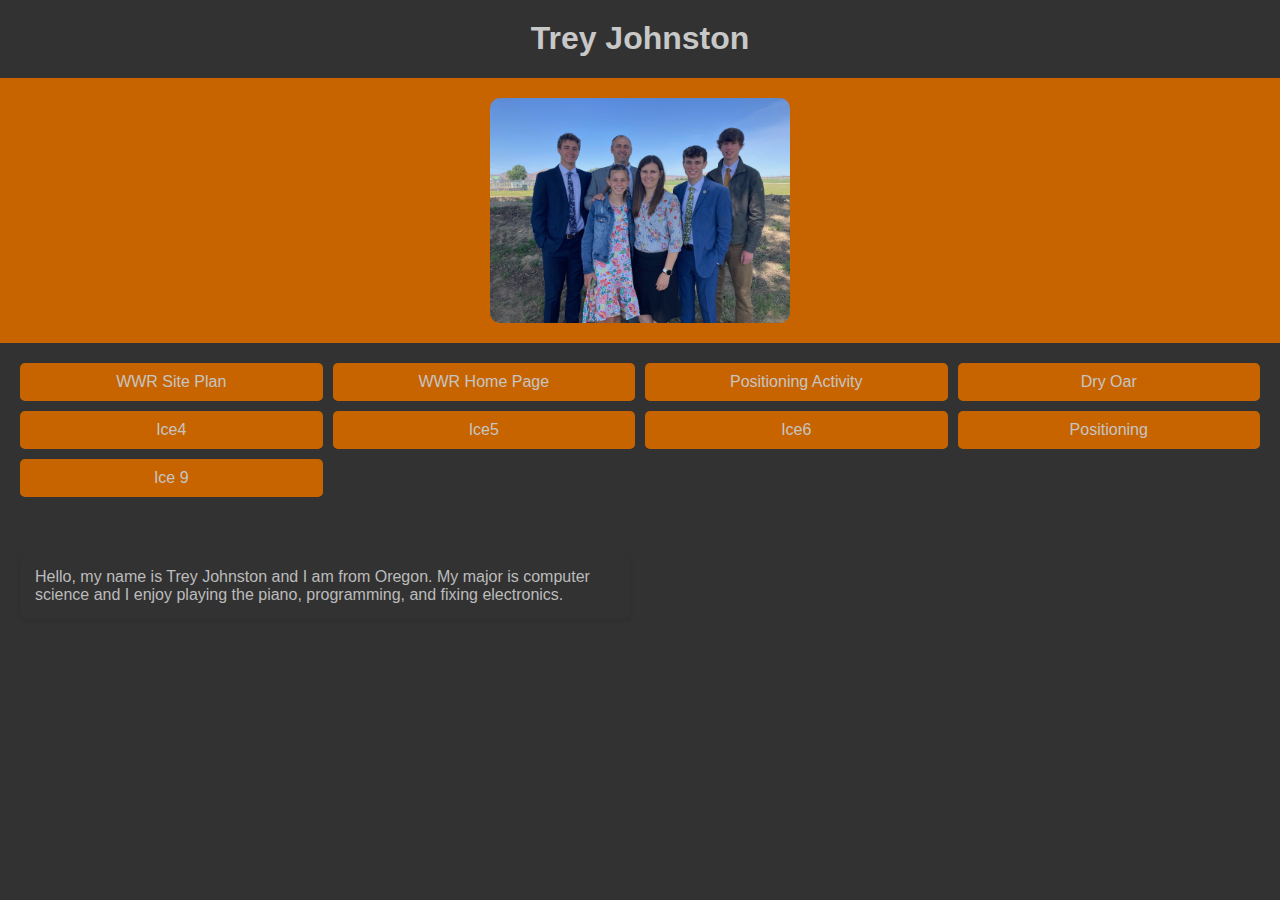
<file: index.html>
<!DOCTYPE html>
<html lang="en">
<head>
    <meta charset="UTF-8">
    <meta name="viewport" content="width=device-width, initial-scale=1.0">
    <title>Trey Johnston Website</title>
    <link rel="stylesheet" href="styles.css">
</head>
<body>
    <h1>Trey Johnston</h1>

    <header>
        <img src="trey and his family.jpg" alt="Trey And His Family" width="300" height="200" />
    </header>

    <nav>
        <a href="wwr/site-plan-rafting.html">WWR Site Plan</a>
        <a href="wwr/">WWR Home Page</a>
        <a href="positioning/positioning.html">Positioning Activity</a>
        <a href="wwr/dryoar.html">Dry Oar</a>
        <a href="ice/ice4/ice4.html">Ice4</a>
        <a href="ice/ice5/ice5.html">Ice5</a>
        <a href="ice/ice6/ice6.html">Ice6</a>
        <a href="positioning.html">Positioning</a>
        <a href="ice/ice9/ice9.html">Ice 9</a>
    </nav>

    <main>
        <p>Hello, my name is Trey Johnston and I am from Oregon. My major is computer science and I enjoy playing the piano, programming, and fixing electronics.</p>
    </main>
</body>
</html>
</file>
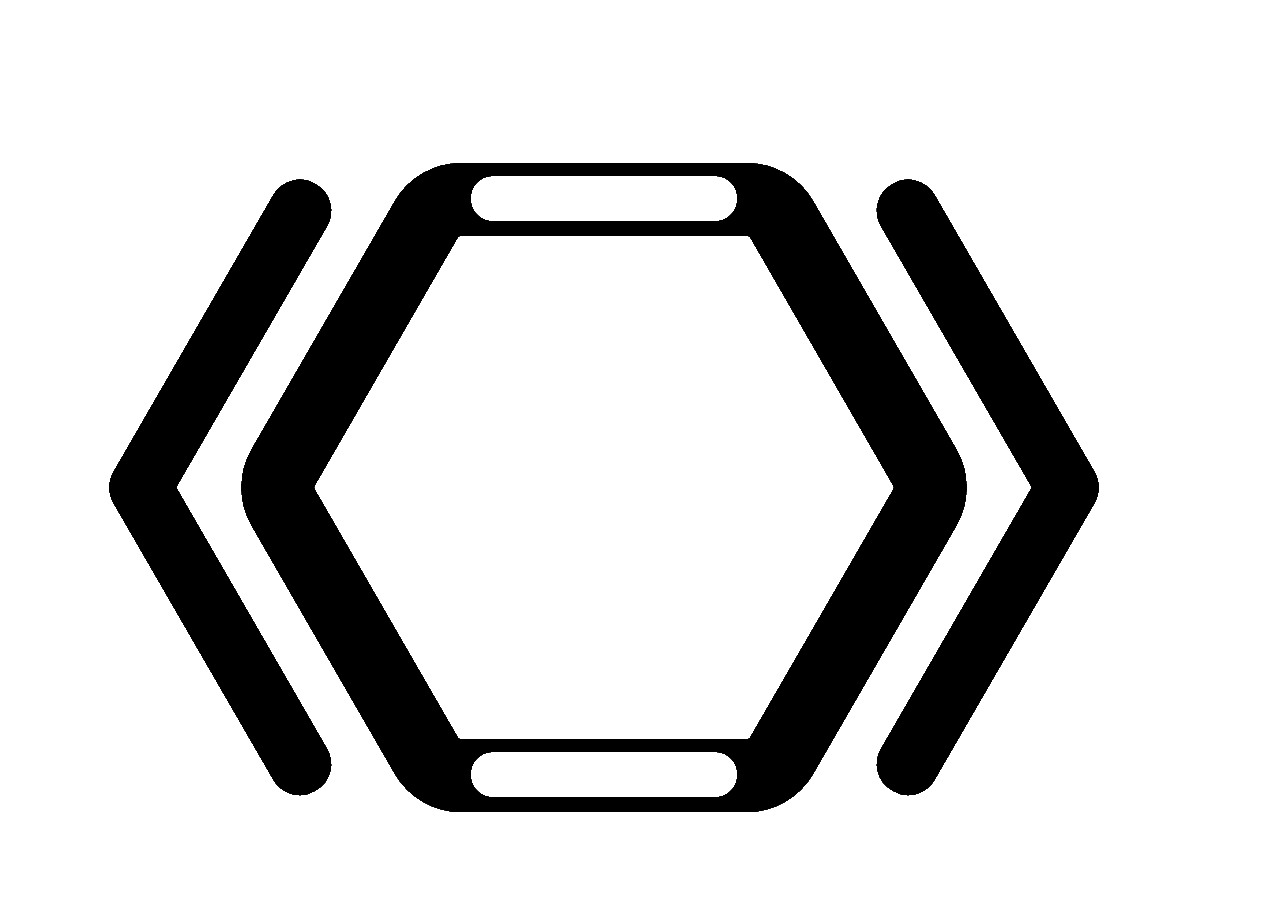
<file: axis/index.html>
<!DOCTYPE html>
<html lang="en">
<head>
    <meta charset="UTF-8">
    <meta name="viewport" content="width=device-width, initial-scale=1.0">
    <title>Document</title>
    <a href="8.8.8.8">
</head>
<body>
    <header>
        <img src="AXIS TECH.png" alt="axis tech logo">
    </header>
    
</body>
</html>
</file>
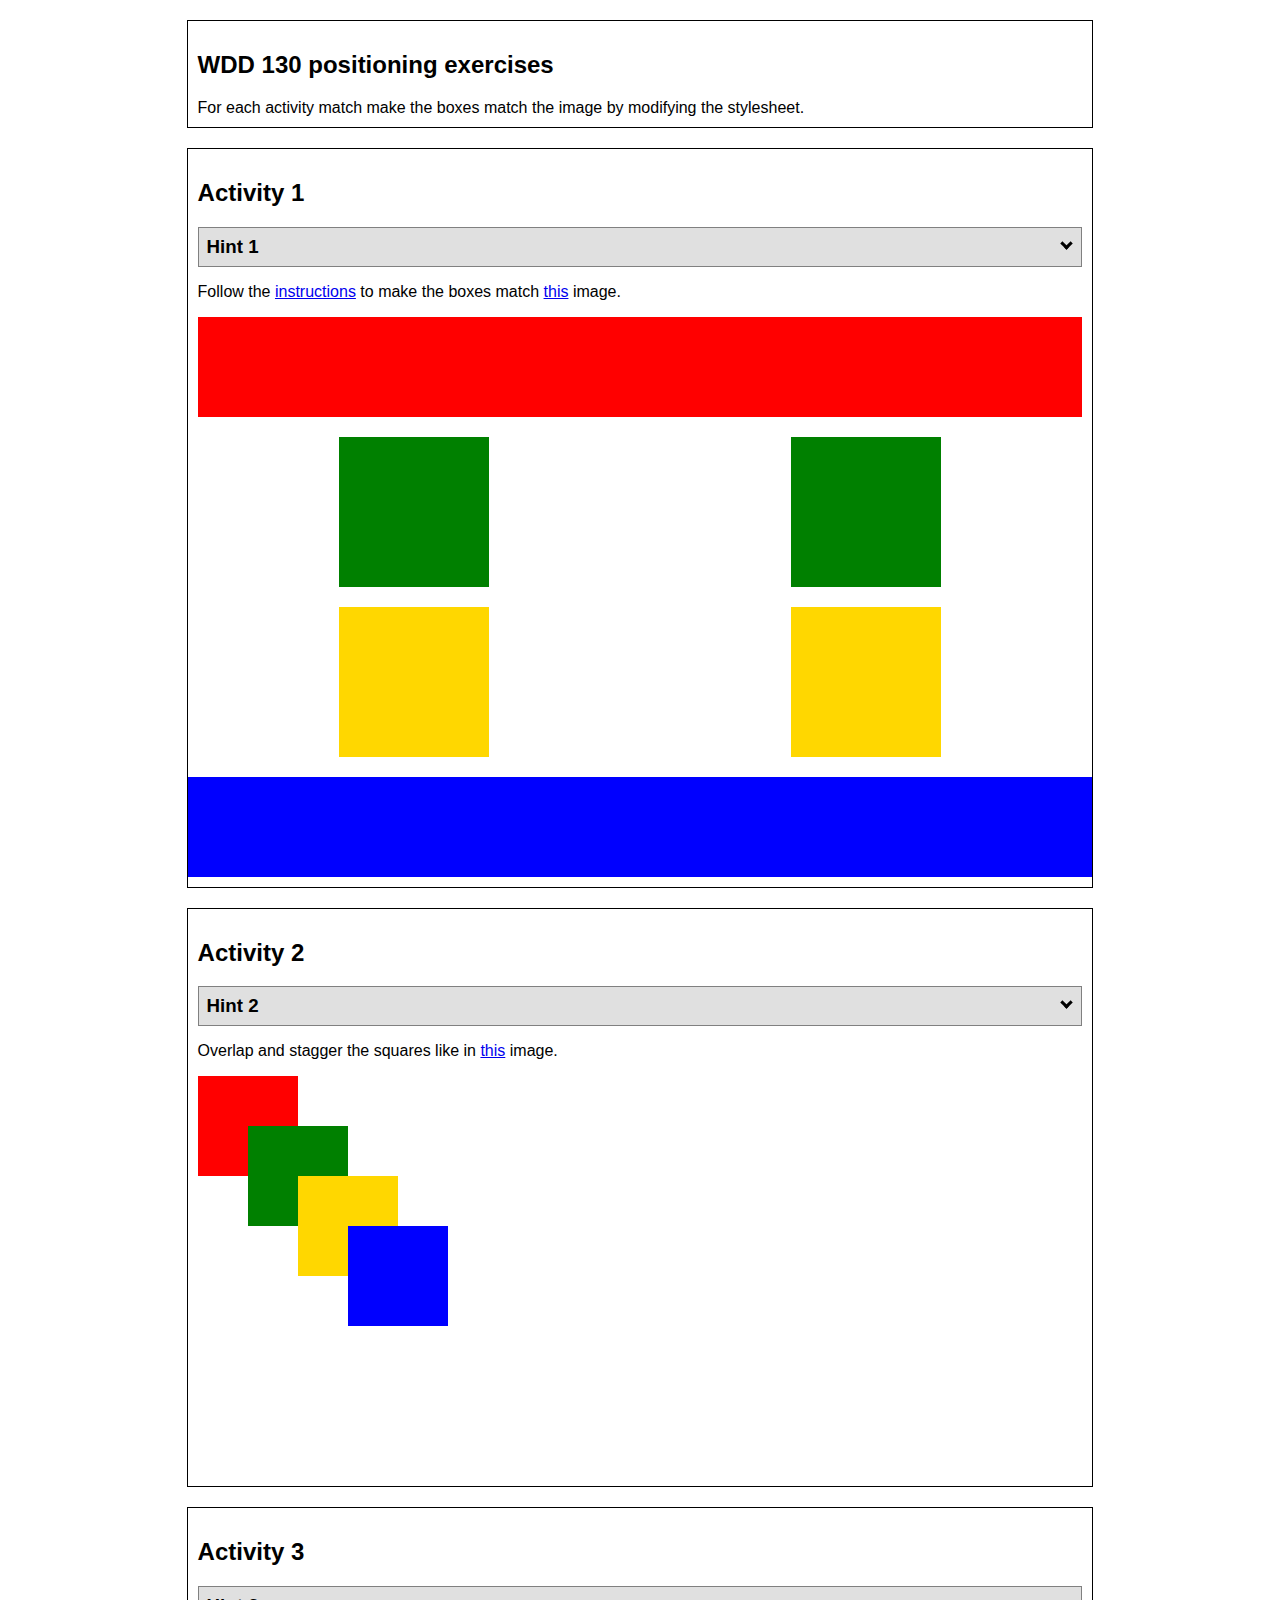
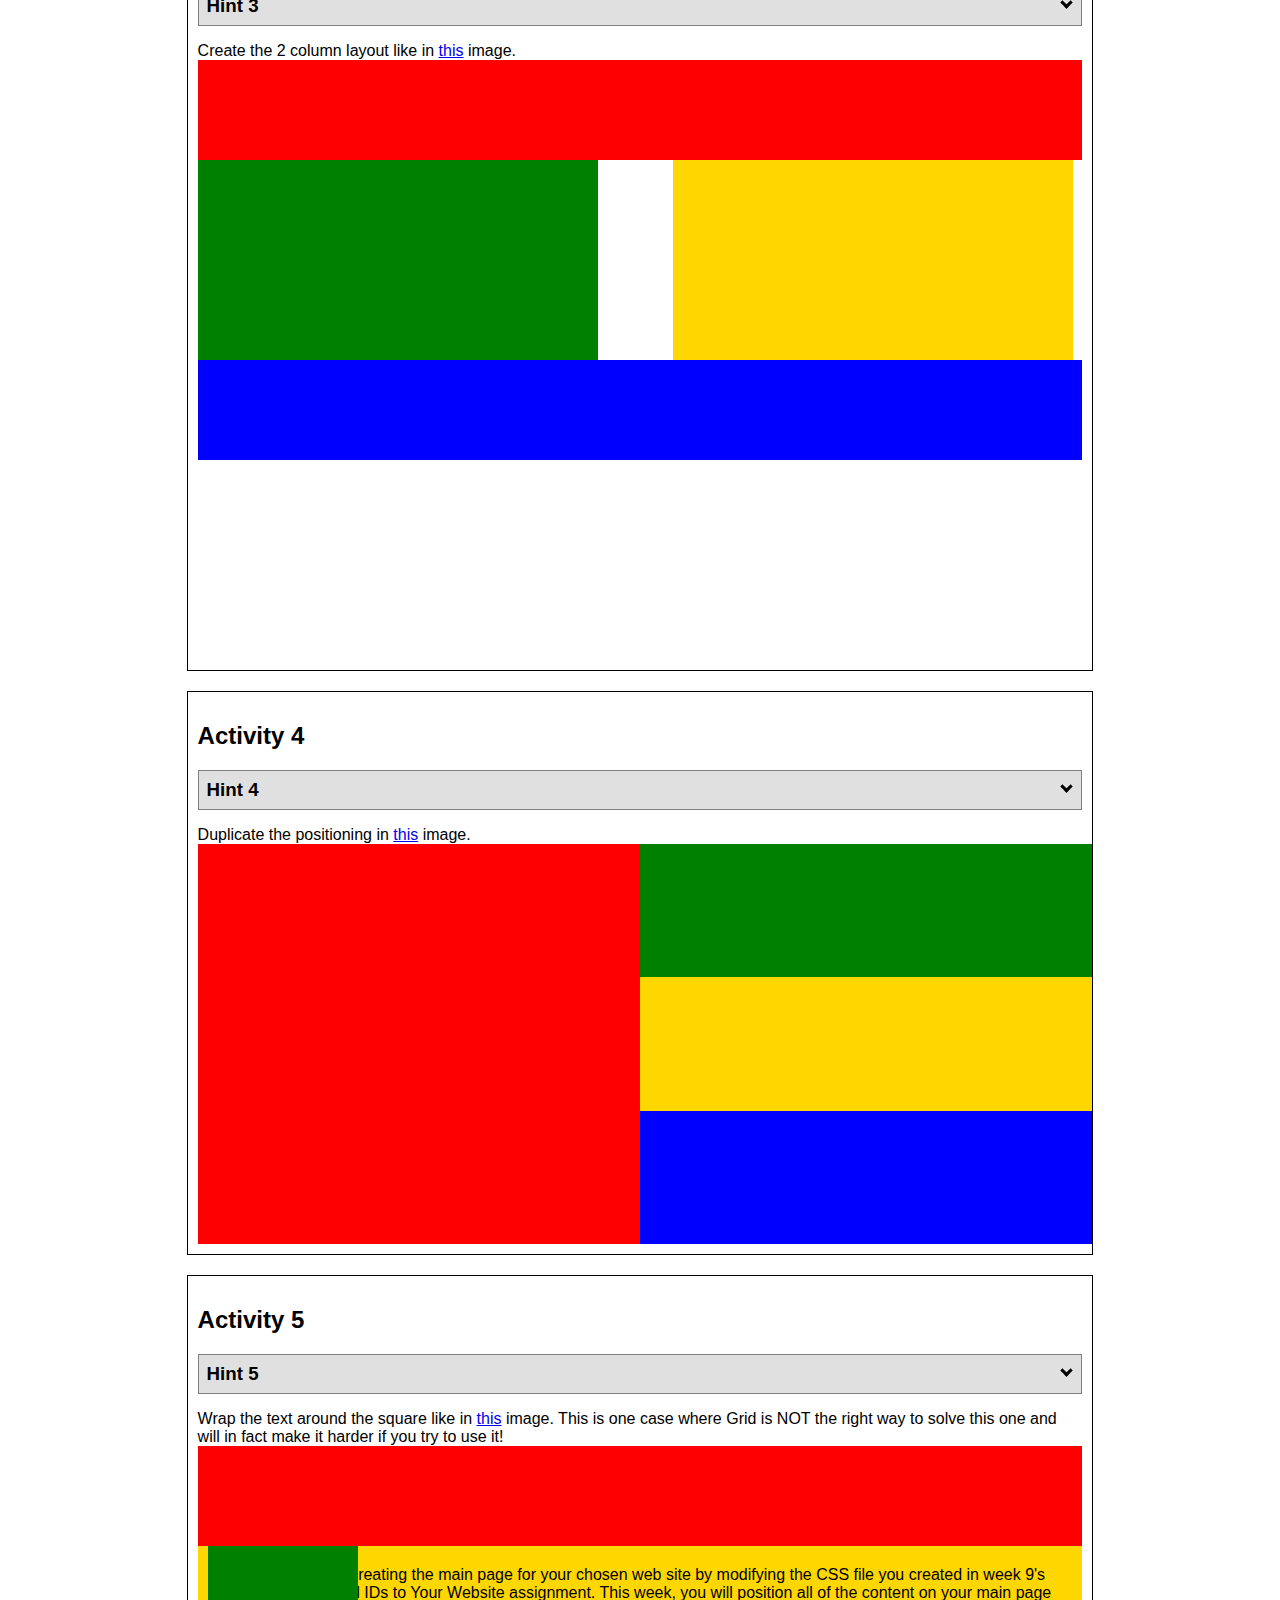
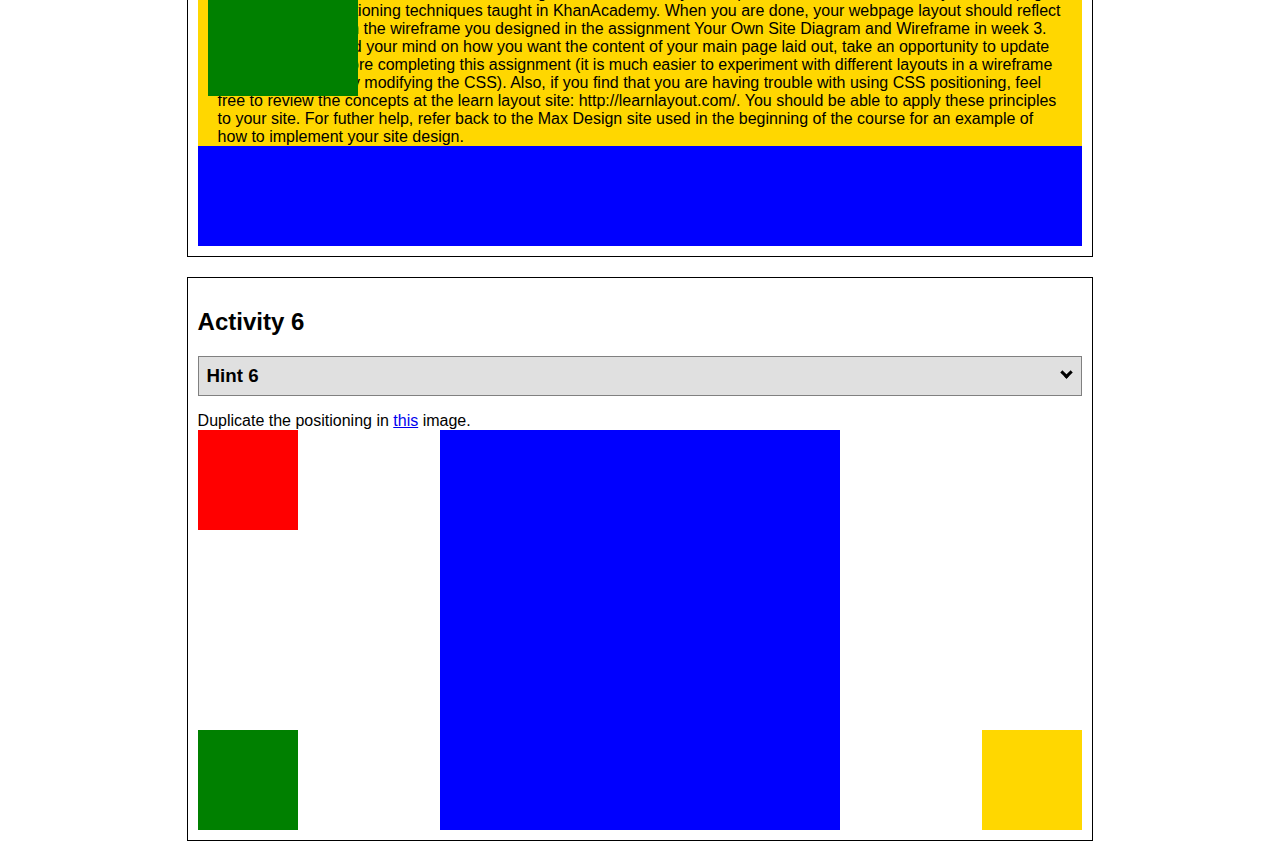
<file: positioning.html>
<!DOCTYPE html>
<html lang="en">
  <head>
    <!-- HTML - Name: positioning.html -->
    <title>Positioning Activity</title>
    <link rel="stylesheet" type="text/css" href="positionstyles.css" />
  </head>
  <body> 
    <div class="activity">
      <h2>WDD 130 positioning exercises</h2>
      For each activity match make the boxes match the image by modifying the stylesheet.</div>
    <div class="activity">
      <h2>Activity 1</h2>
      <section class="hint"><input type="checkbox" ><i></i> <h3>Hint 1</h3><div><p>Check out the <a href="https://byui-wdd.github.io/wdd130/activities/w06-css-positioning.html" target="_blank">activity instructions</a> in Ilearn!</p></div></section>
      <p>Follow the <a href="https://byui-wdd.github.io/wdd130/activities/w06-css-positioning.html" target="_blank">instructions</a> to make the boxes match  <a href="https://byui-wdd.github.io/wdd130/images/example1.png" target="_blank">this</a> image.</p>
      <div class="content1" >
        <div class="red1" ></div>
        <div class="green1" ></div>
        <div class="green1" ></div>
        <div class="yellow1"></div>
        <div class="yellow1"></div>
        <div class="blue1"></div>
      </div>
    </div>
    <div class="activity">
      <h2>Activity 2</h2>
      <section class="hint"><input type="checkbox" > <h3>Hint 2</h3><i></i><div>
      <ul>
      <li>grid-template-columns: 50px 50px 50px 50px 50px </li></ul></div></section>
      <p>Overlap and stagger the squares like in <a href="https://byui-wdd.github.io/wdd130/images/example2.png" target="_blank">this</a> image.</p>
      <div class="content2" >
        <div class="red2" ></div>
        <div class="green2" ></div>
        <div class="yellow2"></div>
        <div class="blue2"></div>
      </div>
    </div>
    <div class="activity">
      <h2>Activity 3</h2>
      <section class="hint"><input type="checkbox" > <h3>Hint 3</h3><i></i><div><p>This one is going to be best solved with CSS Grid. Remember to make the boxes the right width first...then start moving them around. </p><h4>Properties used:</h4><ul><li>display:grid;</li><li>grid-template-columns:</li><li>grid-column-gap:</li>
        <li>grid-column:</li>  </ul></div></section>
      Create the 2 column layout like in <a href="https://byui-wdd.github.io/wdd130/images/example3.png" target="_blank">this</a>  image.
      <div class="content3" >
        <div class="red3" ></div>
        <div class="green3" ></div>
        <div class="yellow3"></div>
        <div class="blue3"></div>
      </div>
    </div>
    <div class="activity">
      <h2>Activity 4</h2>
      <section class="hint"><input type="checkbox" > <h3>Hint 4</h3><i></i><div><p>For the others we have been primarily concerned with width. For this one you will need to adjust height as well. </p><h4>Properties used:</h4><ul><li>display:grid;</li><li>grid-template-columns:</li><li>grid-row:</li></ul></div></section>
      Duplicate the positioning in <a href="https://byui-wdd.github.io/wdd130/images/example4.png" target="_blank">this</a> image. 
      <div class="content4" >
        <div class="red4" ></div>
        <div class="green4" ></div>
        <div class="yellow4"></div>
        <div class="blue4"></div>
      </div>
    </div>

    <div class="activity">
      <h2>Activity 5</h2>
      <section class="hint"><input type="checkbox" > <h3>Hint 5</h3><i></i><div><p>Grid is <strong>not</strong> the right way to do this.  In fact there is only one way to really do that...and that is with float. Remember that we float the thing we want the text to wrap around.  Also remember to start by making all the shapes the right size and shape.</p><h4>Properties used:</h4><ul><li>float: left;</li></ul></div></section>
      Wrap the text around the square like in <a href="https://byui-wdd.github.io/wdd130/images/example5.png" target="_blank">this</a> image. This is one case where Grid is NOT the right way to solve this one and will in fact make it harder if you try to use it!
      <div class="content5" >
        <div class="red5" ></div>
        <div class="green5" ></div>
        <div class="yellow5">Step 01: Continue creating the main page for your chosen web site by modifying the CSS file you created in week 9's Adding Classes and IDs to Your Website assignment. This week, you will position all of the content on your main page using the CSS positioning techniques taught in KhanAcademy. When you are done, your webpage layout should reflect what you outlined in the wireframe you designed in the assignment Your Own Site Diagram and Wireframe in week 3. <br />
          If you have changed your mind on how you want the content of your main page laid out, take an opportunity to update your wireframe before completing this assignment (it is much easier to experiment with different layouts in a wireframe than it is to do so by modifying the CSS). Also, if you find that you are having trouble with using CSS positioning, feel free to review the concepts at the learn layout site: http://learnlayout.com/. You should be able to apply these principles to your site. For futher help, refer back to the Max Design site used in the beginning of the course for an example of how to implement your site design.</div>
        <div class="blue5"></div>
      </div>
    </div>
    <div class="activity">
      <h2>Activity 6</h2>
      <section class="hint"><input type="checkbox" > <h3>Hint 6</h3><i></i><div><p>This one is all about visualizing the grid behind the layout. If you are having a hard time doing that first: all the sizes are even multiples of 100, and second here is another example with the lines drawn: <a href="https://byui-wdd.github.io/wdd130/images/example6-hint.png" target="_blank">example 6 with lines</a>. For this one you will find it easiest if you use px for the column width. You can also use <kbd>z-index</kbd> to control the element layering.    </p><h4>Properties used:</h4><ul><li>display:grid;</li><li>grid-template-columns:</li><li>grid-column:</li><li>grid-row:</li><li><a href="https://www.w3schools.com/cssref/pr_pos_z-index.asp" target="_blank">z-index:</a></li></ul></div></section>
      Duplicate the positioning in <a href="https://byui-wdd.github.io/wdd130/images/example6.png" target="_blank">this</a> image.
      <div class="content6" >
        <div class="red6" ></div>
        <div class="green6" ></div>
        <div class="yellow6"></div>
        <div class="blue6"></div>
      </div>
    </div>
  </body>
</html>
</file>
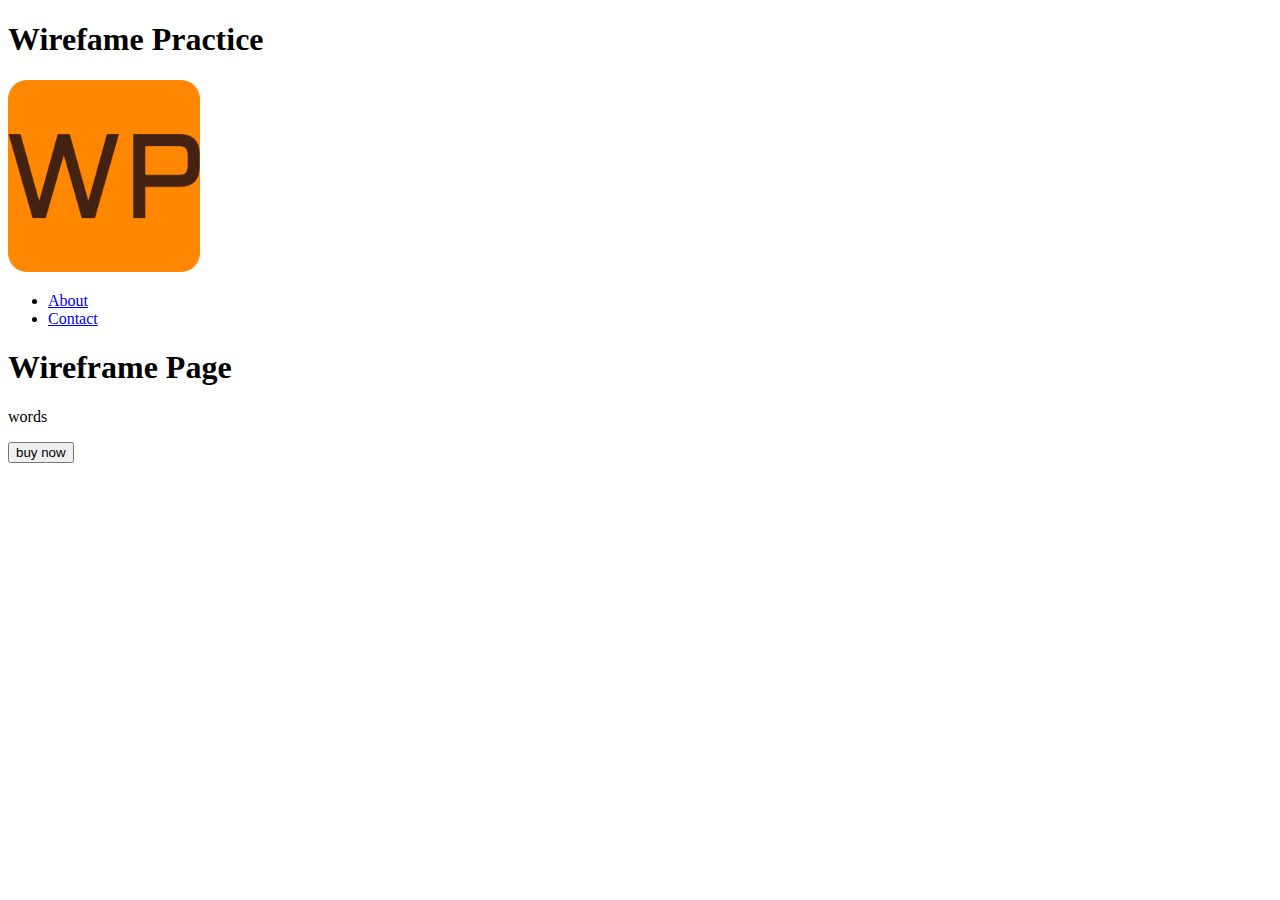
<file: wireframepractice.html>
<!DOCTYPE html>
<html lang="en">
<head>
    <meta charset="UTF-8">
    <meta name="viewport" content="width=device-width, initial-scale=1.0">
    <meta name="description" content="Wirefame for beginners">
    <meta ma,e="keywords" content="HTML, CSS">
    <meta name="author" content="Trey Johnston">
    <link rel="icon" type="image/x-icon" href="">
    <link rel="stylesheet" href="">
    <title>Wirefame Practice</title>
    <h1>Wirefame Practice</h1>
</head>
<body>
    <header>
        <img src="android-chrome-192x192.png">
        <nav>
            <ul class="navlinks">
                <li><a href="aboutus.html">About</a></li>
                <li><a href="contactus.html">Contact</a></li>
            </ul>
        </nav>
        <div class="hero">
            <div class="herotext">
                <h1>Wireframe Page</h1>
                <p>words</p>
                <button>buy now</button>
        </div>
        </div>

    </header>
</body>
</html>
</file>
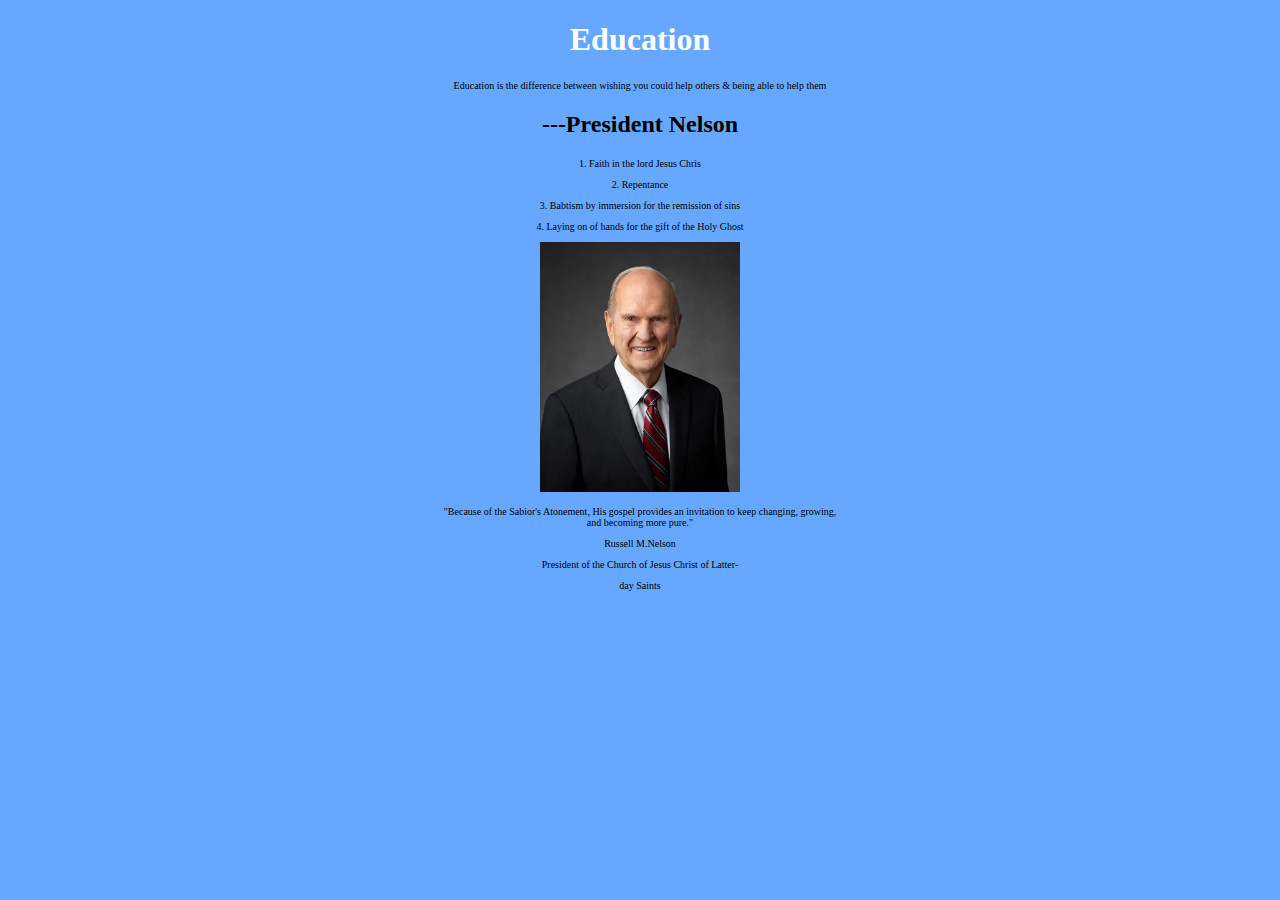
<file: ice/ice4.html>
<!DOCTYPE html>
<html lang="en">
<head>
    <meta charset="UTF-8">
    <meta name="viewport" content="width=device-width, initial-scale=1.0">
    <title>Ice Challenge week 4</title>
    <link rel="stylesheet" href="styles/styles.css">
</head>
<body>
    <h1>Education</h1>
    <p>Education is the difference between wishing you could help others & being able to help them</p>
    <h2>---President Nelson</h2>

    <p>1. Faith in the lord Jesus Chris</p>
    <p>2. Repentance</p>
    <p>3. Babtism by immersion for the remission of sins</p>
    <p>4. Laying on of hands for the gift of the Holy Ghost</p>
    <img src="images/Russell.png" alt="Russell m nelson" style="width:200px;height:250px;">

    <p>"Because of the Sabior's Atonement, His gospel provides an invitation to keep changing, growing, and becoming more pure."</p>

    <p>Russell M.Nelson</p>
    <p>President of the Church of Jesus Christ of Latter-</p>
    <p>day Saints</p>

</body>
</html>
</file>
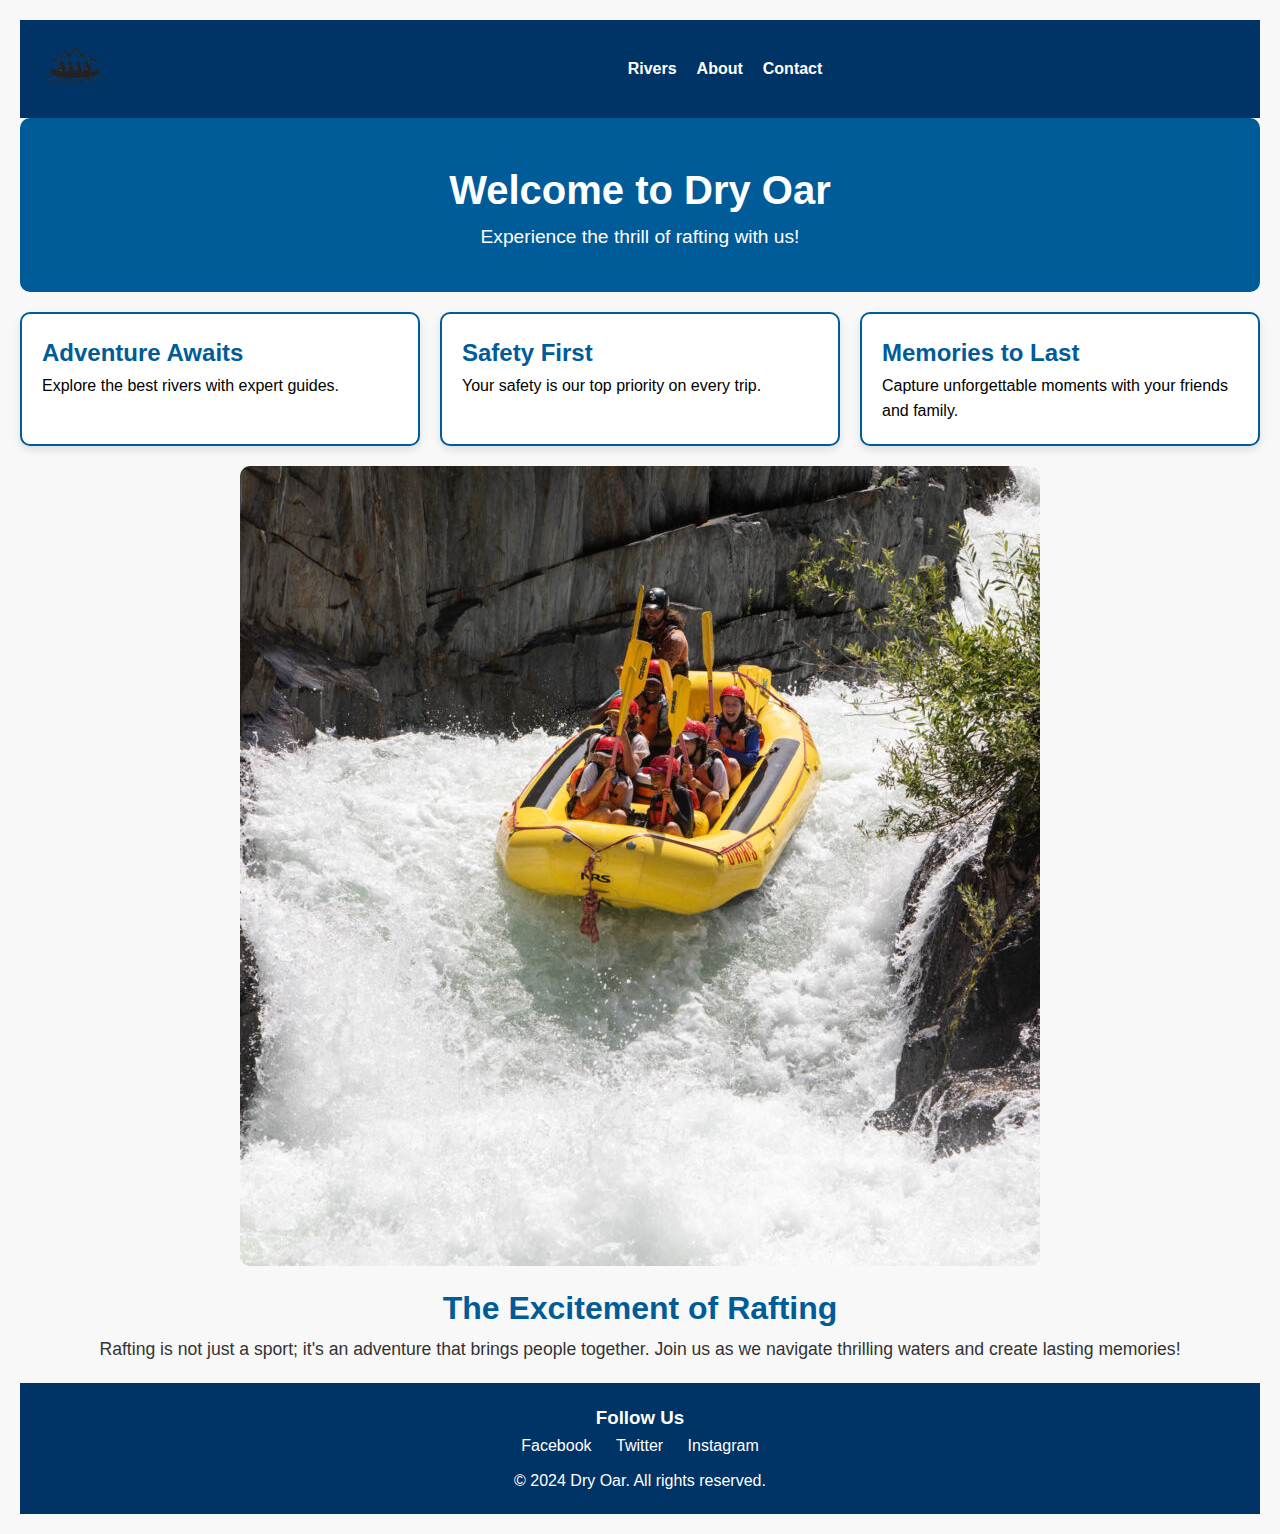
<file: wwr/dryoar.html>
<!DOCTYPE html>
<html lang="en">
<head>
    <meta charset="UTF-8">
    <meta name="viewport" content="width=device-width, initial-scale=1.0">
    <title>Dry Oar</title>
    <link rel="stylesheet" href="styles/styles.css"> <!-- Link to your CSS file -->
</head>
<body>
    <!-- Header Section -->
    <header>
        
        <div class="logo">
            <a href="index.html"><img src="wwrlogo.png" alt="Dry Oar Logo"></a> <!-- Replace with your logo path -->
        </div>
        <nav>
            <ul>
                <li><a href="rivers.html">Rivers</a></li>
                <li><a href="about.html">About</a></li>
                <li><a href="contact.html">Contact</a></li>
            </ul>
        </nav>
        
    </header>

    <!-- Hero Banner -->
    <section class="hero-banner">
        <h1>Welcome to Dry Oar</h1>
        <p>Experience the thrill of rafting with us!</p>
    </section>

    <!-- Cards Section -->
    <section class="cards">
        <div class="card">
            <h2>Adventure Awaits</h2>
            <p>Explore the best rivers with expert guides.</p>
        </div>
        <div class="card">
            <h2>Safety First</h2>
            <p>Your safety is our top priority on every trip.</p>
        </div>
        <div class="card">
            <h2>Memories to Last</h2>
            <p>Capture unforgettable moments with your friends and family.</p>
        </div>
    </section>

    <!-- Main Image Section -->
    <section class="main-image">
        <img src="images/raftingadventure.png" alt="Rafting Adventure"> <!-- Replace with your image path -->
        <h2>The Excitement of Rafting</h2>
        <p>Rafting is not just a sport; it's an adventure that brings people together. Join us as we navigate thrilling waters and create lasting memories!</p>
    </section>

    <!-- Social Media Section in Footer -->
    <footer>
        <div class="social-media">
            <h3>Follow Us</h3>
            <ul>
                <li><a href="https://facebook.com" target="_blank">Facebook</a></li>
                <li><a href="https://twitter.com" target="_blank">Twitter</a></li>
                <li><a href="https://instagram.com" target="_blank">Instagram</a></li>
            </ul>
        </div>
        
        <!-- Footer and Copyright Section -->
        <div class="footer-content">
            <p>&copy; 2024 Dry Oar. All rights reserved.</p>
        </div>
    </footer>
</body>
</html>
</file>
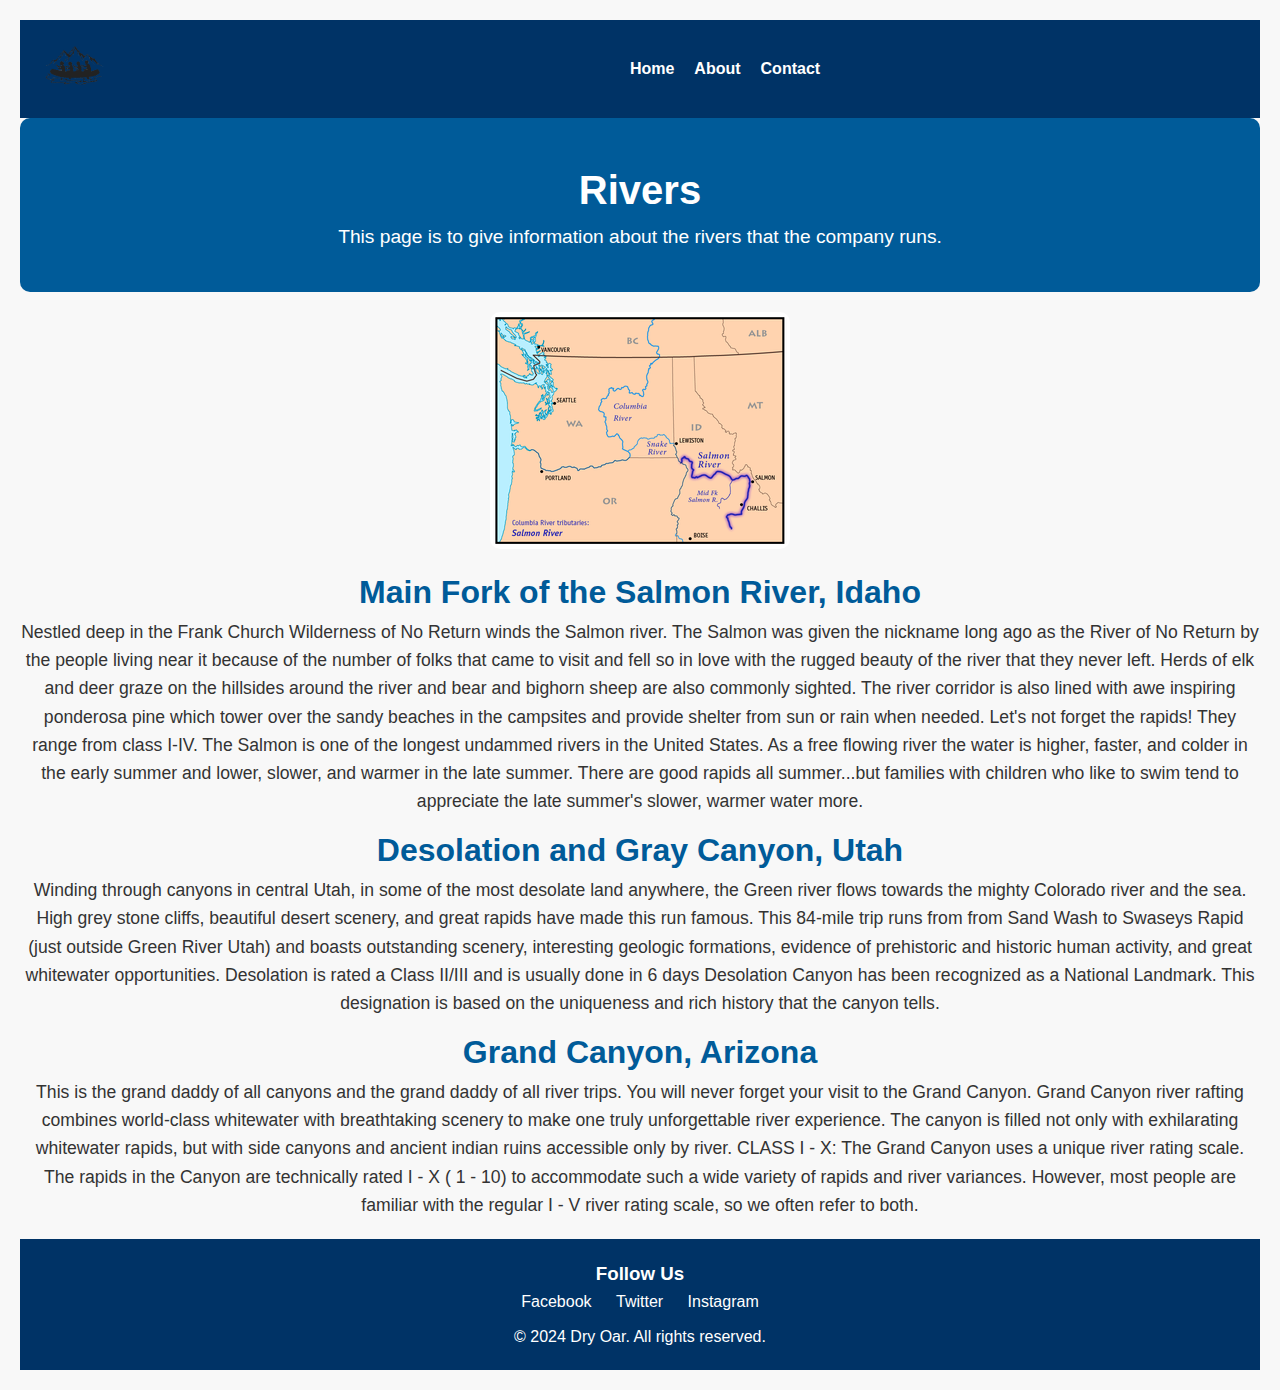
<file: wwr/rivers.html>
<!DOCTYPE html>
<html lang="en">
<head>
    <meta charset="UTF-8">
    <meta name="viewport" content="width=device-width, initial-scale=1.0">
    <title>Dry Oar - Rivers</title>
    <link rel="stylesheet" href="styles/styles.css"> <!-- Link to your CSS file -->
</head>
<body>
    <!-- Header Section -->
    <header>
        
        <div class="logo">
            <a href="index.html"><img src="wwrlogo.png" alt="Dry Oar Logo"></a> <!-- Replace with your logo path -->
        </div>
        <nav>
            <ul>
                <li><a href="dryoar.html">Home</a></li>
                <li><a href="about.html">About</a></li>
                <li><a href="contact.html">Contact</a></li>
            </ul>
        </nav>
        
    </header>

    <!-- Hero Banner -->
    <section class="hero-banner">
        <h1>Rivers</h1>
        <p>This page is to give information about the rivers that the company runs.

        </p>
    </section>

    <!-- Main Image Section -->
    <section class="main-image">
        <img src="images/Salmon_River_Idaho_Map.png" alt="Rafting Adventure"> <!-- Replace with your image path -->
        <h2>Main Fork of the Salmon River, Idaho</h2>
        <p>Nestled deep in the Frank Church Wilderness of No Return winds the Salmon river. The Salmon was given the nickname long ago as the River of No Return by the people living near it because of the number of folks that came to visit and fell so in love with the rugged beauty of the river that they never left.

            Herds of elk and deer graze on the hillsides around the river and bear and bighorn sheep are also commonly sighted. The river corridor is also lined with awe inspiring ponderosa pine which tower over the sandy beaches in the campsites and provide shelter from sun or rain when needed.
            
            Let's not forget the rapids! They range from class I-IV. The Salmon is one of the longest undammed rivers in the United States. As a free flowing river the water is higher, faster, and colder in the early summer and lower, slower, and warmer in the late summer. There are good rapids all summer...but families with children who like to swim tend to appreciate the late summer's slower, warmer water more.</p>
        <h2>Desolation and Gray Canyon, Utah</h2>
        <p>Winding through canyons in central Utah, in some of the most desolate land anywhere, the Green river flows towards the mighty Colorado river and the sea. High grey stone cliffs, beautiful desert scenery, and great rapids have made this run famous. This 84-mile trip runs from from Sand Wash to Swaseys Rapid (just outside Green River Utah) and boasts outstanding scenery, interesting geologic formations, evidence of prehistoric and historic human activity, and great whitewater opportunities.

            Desolation is rated a Class II/III and is usually done in 6 days
            
            Desolation Canyon has been recognized as a National Landmark.  This designation is based on the uniqueness and rich history that the canyon tells.
            
            </p>
        <h2>Grand Canyon, Arizona</h2>
        <p>This is the grand daddy of all canyons and the grand daddy of all river trips. You will never forget your visit to the Grand Canyon.

            Grand Canyon river rafting combines world-class whitewater with breathtaking scenery to make one truly unforgettable river experience. The canyon is filled not only with exhilarating whitewater rapids, but with side canyons and ancient indian ruins accessible only by river.
            
            CLASS I - X: The Grand Canyon uses a unique river rating scale. The rapids in the Canyon are technically rated I - X ( 1 - 10) to accommodate such a wide variety of rapids and river variances. However, most people are familiar with the regular I - V river rating scale, so we often refer to both.
            
            </p>
    </section>

    <!-- Social Media Section in Footer -->
    <footer>
        <div class="social-media">
            <h3>Follow Us</h3>
            <ul>
                <li><a href="https://facebook.com" target="_blank">Facebook</a></li>
                <li><a href="https://twitter.com" target="_blank">Twitter</a></li>
                <li><a href="https://instagram.com" target="_blank">Instagram</a></li>
            </ul>
        </div>
        
        <!-- Footer and Copyright Section -->
        <div class="footer-content">
            <p>&copy; 2024 Dry Oar. All rights reserved.</p>
        </div>
    </footer>
</body>
</html>
</file>
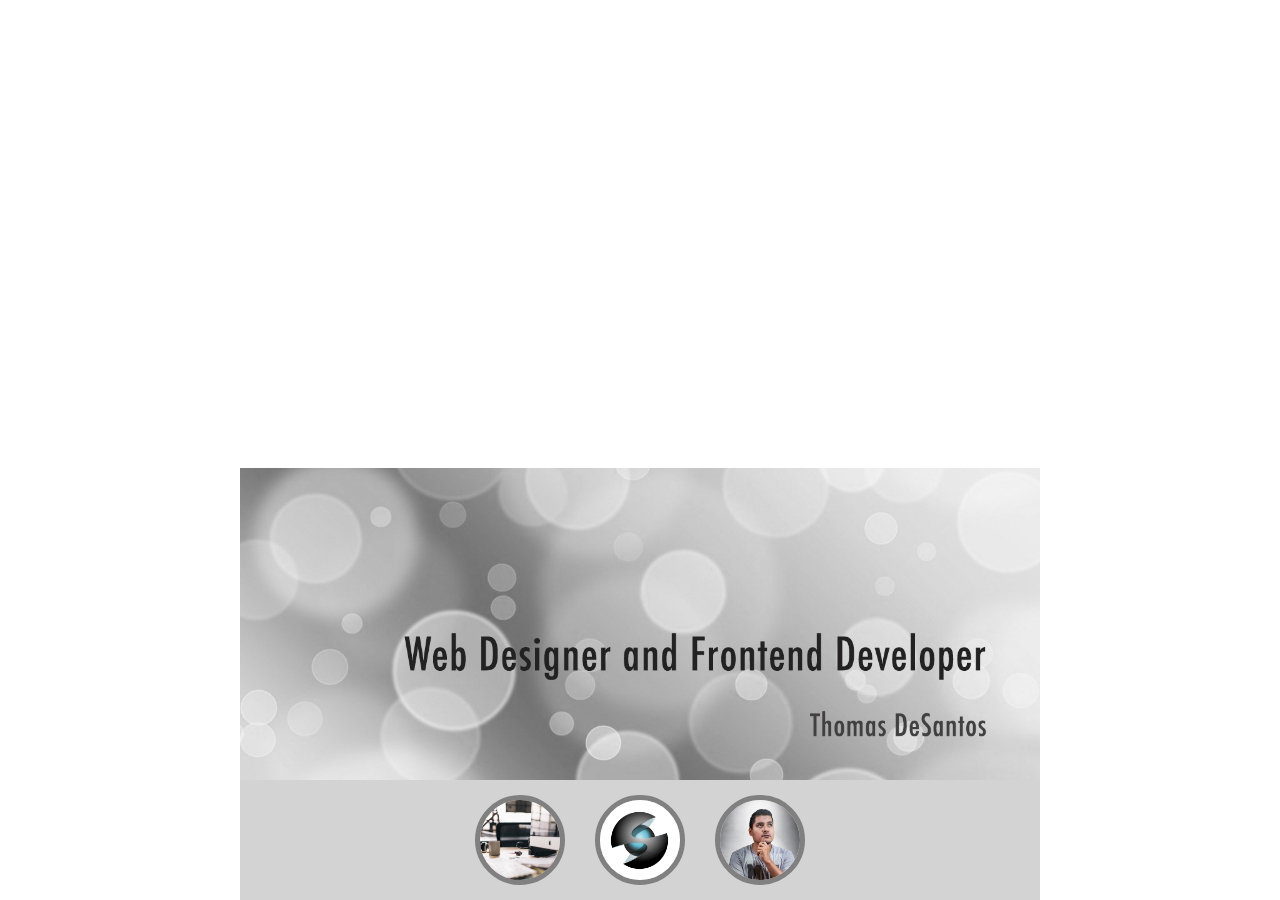
<file: ice/ice5/ice5.html>
<!DOCTYPE html>
<html lang="en">
<head>
    <meta charset="UTF-8">
    <meta name="viewport" content="width=device-width, initial-scale=1.0">
    <title>ice5</title>
    <link href="styles5.css" rel="stylesheet">
</head>
<body>
<img src="w05_circles.jpg" alt="Web designer and front end developer" style="width:800px;height:400;">

<div class="circlesbox">

    <img class="circle" src="w05_ice_image_desk.jpg">
    <img class="circle" src="w05_ice_image_graphic.png">
    <img class="circle" src="w05_ice_image_person.jpg">


</div>


</body>
</html>
</file>
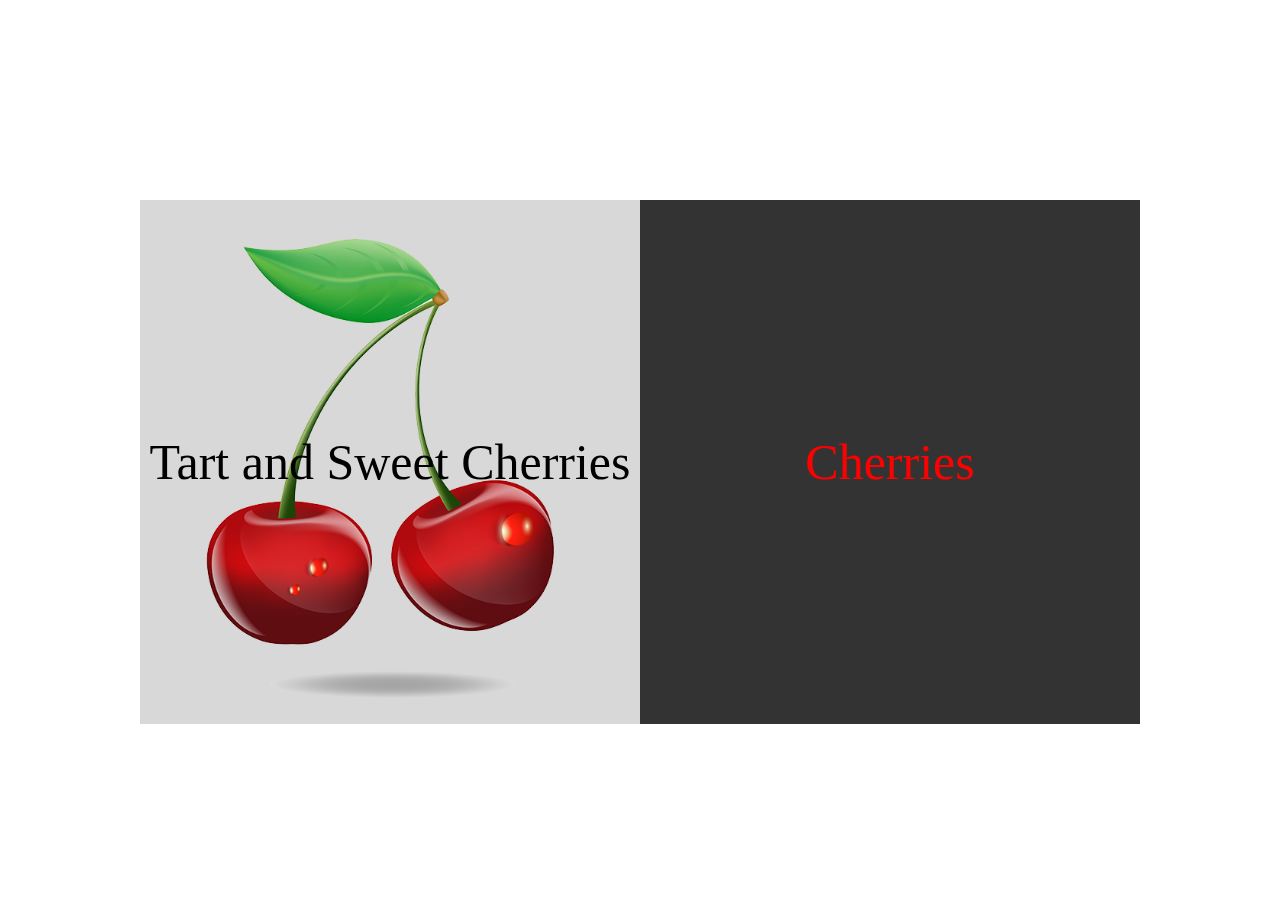
<file: ice/ice6/ice6.html>
<!DOCTYPE html>
<html lang="en">
<head>
    <meta charset="UTF-8">
    <meta name="viewport" content="width=device-width, initial-scale=1.0">
    <title>ice6</title>
    <link rel="stylesheet" href="styles6.css">
</head>
<body>
    <div class="grid-container">
        <div class="light-square">
            <img src="w06_cherries.png" alt="cherries">
            <div class="text-overlay">Tart and Sweet Cherries</div>
        </div>
        <div class="dark-square">
            <div class="red-square">Cherries</div>
        </div>
    </div>
</body>
</html>
</file>
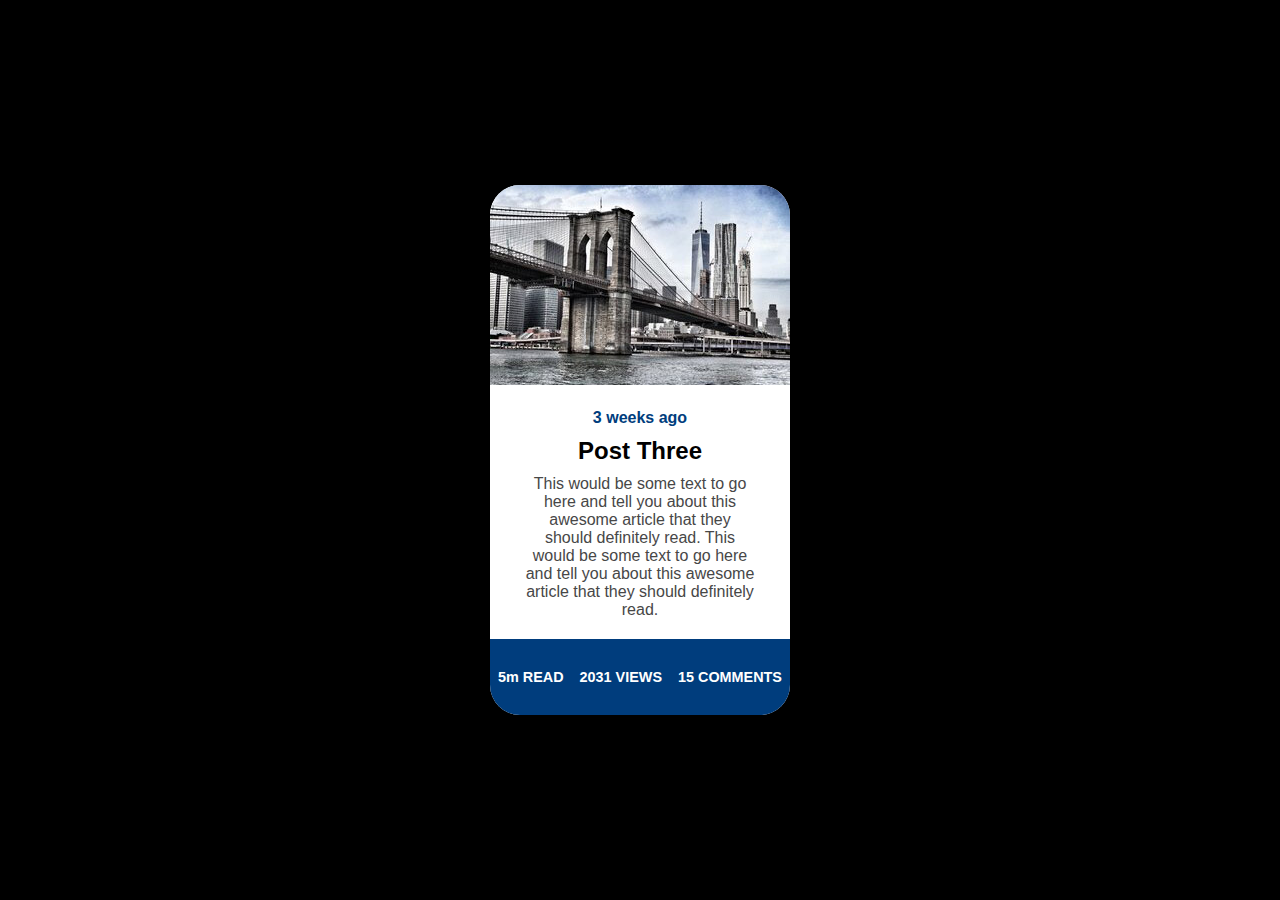
<file: ice/ice9/ice9.html>
<!DOCTYPE html>
<html lang="en">
<head>
<meta charset="UTF-8">
<meta name="viewport" content="width=device-width, initial-scale=1.0">
<title>Ice 9</title>
<link rel="stylesheet" href="ice9.css">
</head>
<body>

<div class="card">
  <img src="w09_ice_img.jpg" alt="Bridge with city behind">
  <div class="card-content">
    <h4>3 weeks ago</h4>
    <h1>Post Three</h1>
    <p>This would be some text to go here and tell you about this awesome article that they should definitely read. This would be some text to go here and tell you about this awesome article that they should definitely read.</p>
  </div>
  <div class="card-tabs">
    <div>5m READ</div>
    <div>2031 VIEWS</div>
    <div>15 COMMENTS</div>
  </div>
</div>

</body>
</html>
</file>
<file: styles.css>
/* General Styles */
body {
    font-family: Arial, sans-serif;
    margin: 0;
    padding: 0;
    background-color: #323232;
    color: #c8c8c8;
}

h1 {
    text-align: center;
    margin-top: 20px;
}

/* Header Grid */
header {
    display: grid;
    grid-template-columns: 1fr; /* Single column for mobile */
    justify-items: center;
    padding: 20px;
    background-color: #c86400;
    color: rgb(190, 190, 190);
}

header img {
    max-width: 100%;
    height: auto;
    border-radius: 10px;
}

/* Navigation Styling */
nav {
    display: grid;
    grid-template-columns: repeat(4, 1fr);
    gap: 10px;
    padding: 20px;
    background-color: #323232;
}

nav a {
    text-align: center;
    padding: 10px;
    text-decoration: none;
    color: rgb(197, 197, 197);
    background-color: #c86400;
    border-radius: 5px;
    transition: background-color 0.3s ease, transform 0.3s ease;
}

nav a:hover {
    background-color: #c86400;
    transform: scale(1.1); /* Slightly enlarges the link on hover */
}

/* Main Content Grid */
main {
    display: grid;
    grid-template-columns: repeat(2, 1fr);
    gap: 20px;
    padding: 20px;
}

main p {
    color: rgb(188, 188, 188);
    padding: 15px;
    border-radius: 8px;
    box-shadow: 0 2px 5px rgba(0, 0, 0, 0.1);
}

/* Media Queries */
@media (max-width: 768px) {
    /* Header Grid */
    header {
        grid-template-columns: 1fr; /* Stack header content on mobile */
    }

    /* Navigation Grid */
    nav {
        grid-template-columns: repeat(2, 1fr); /* 2 columns for mobile */
    }

    /* Main Content Grid */
    main {
        grid-template-columns: 1fr; /* Stack main content on mobile */
    }
}

@media (max-width: 480px) {
    /* Navigation Links Style for very small screens */
    nav {
        grid-template-columns: 1fr; /* Single column for very small screens */
    }
}
</file>
<file: positionstyles.css>
/* CSS - Name: "positionstyles.css" */
/* Activity 1 styles */
.content1 {
  /* This is the parent of the activity 1 boxes. */

}
.red1 { 
  width: 100%; 
  height: 100px; 
  background-color: red; 

} 
.green1 {
  width: 150px; 
  height: 150px; 
  background-color: green;

} 
.yellow1 {
  width: 150px; 
  height: 150px; 
  background-color: gold; 
} 
.blue1 {
  width: 320%; 
  height: 100px; 
  background-color: blue; 
}


.content1 {
  /* This is the parent of the activity 1 boxes. */
  display: grid;
  grid-template-columns: 1fr 1fr;
}

.red1 { 
  width: 100%; 
  height: 100px; 
  background-color: red; 
  grid-column: 1/3;
} 
     
.content1 {
  /* This is the parent of the activity 1 boxes. */
  display: grid;
  grid-template-columns: 1fr 1fr;
  justify-items: center;
}

.content1 {
  /* This is the parent of the activity 1 boxes. */
  display: grid;
  grid-template-columns: 1fr 1fr;
  justify-items: center;
  gap: 20px;
}

/* Activity 2 styles */ 
.content2 {
  position: relative; 
  height: 400px; 

}

.red2, .green2, .yellow2, .blue2 {
  position: absolute;
  width: 100px;
  height: 100px;
}

.red2 {
  background-color: red;
  top: 0;
  left: 0;
}
.green2 { 
  background-color: green;
  top: 50px;
  left: 50px;
} 
.yellow2 { 
  background-color: gold; 
  top: 100px;
  left: 100px;
} 
.blue2 {
  background-color: blue; 
  top: 150px;
  left: 150px;
} 
.content2 {
  /* This is the parent of the activity 1 boxes. */
  display: grid;
  grid-template-columns: 1fr 1fr;
}

.red2 { 
  width: 100px; 
  height: 100px; 
  background-color: red; 
  grid-column: 1/6;
  grid-row: 1/6;
} 
     
.content2 {
  /* This is the parent of the activity 1 boxes. */
  display: grid;
  grid-template-columns: 1fr 1fr;
  justify-items: center;
}

.content2 {
  /* This is the parent of the activity 1 boxes. */
  display: grid;
  grid-template-columns: 1fr 1fr;
  justify-items: center;
  gap: 20px;
}

/* Activity 3 styles */ 
.content3 {
  /* This is the parent of the activity 3 boxes. */
}
.red3 {
  background-color: red;
  top: 0;
  left: 0;
  width: 100%;
  height: 100px;
}
.green3 {
  background-color: green;
  top: 100px;
  right: 0;
  width: 400px; 
  height: calc(200px);
}
.yellow3 {
  background-color: gold;
  position: relative; 
  bottom: 200px;
  left: 475px;
  width: 400px;
  height: calc(200px);
} 
.blue3 {
  width: 100%;
  height: 100px; 
  background-color: blue;
  position: relative; 
  bottom: 200px;
  
} 
/* Activity 4 styles */ 
.content4 {
  /* This is the parent of the activity 4 boxes. */
  position: relative;
  width: 100%; 
  height: 400px; 
}

.red4 {
  background-color: red;
  position: absolute;
  left: 0;
  top: 0;
  width: 50%;
  height: 100%; 
}
.green4 {
  background-color: green;
  position: absolute;
  left: 50%;
  top: 0;
  width: 100%;
  height: 33.33%;
} 
.yellow4 {
  background-color: gold;
  position: absolute;
  left: 50%;
  top: 33.33%;
  width: 100%; 
  height: 33.33%;

} 
.blue4 {
  background-color: blue;
  position: absolute;
  left: 50%;
  top: 66.66%;
  width: 100%;
  height: 33.33%;
}
/* Activity 5 styles */ 
.content5 {
  position: relative;
  width: 100%;
  height: 400px;
}

.red5 {
  background-color: red;
  position: absolute;
  top: 0;
  left: 0;
  width: 100%;
  height: 100px;
}

.blue5 {
  background-color: blue;
  position: absolute;
  bottom: 0;
  left: 0;
  width: 100%;
  height: 100px;
}

.yellow5 {
  background-color: gold;
  position: absolute;
  top: 100px;
  left: 0;
  width: 100%;
  height: calc(100% - 200px);
  padding: 20px;
  box-sizing: border-box;
}
.yellow5 {
  background-color: gold;
  position: absolute;
  top: 100px;
  left: 0;
  width: 100%;
  height: calc(100% - 200px);
  padding: 20px;
  box-sizing: border-box;
  z-index: 1; /* Lower than the green box */
}

.green5 {
  background-color: green;
  position: absolute;
  top: 100px;
  left: 10px;
  width: 150px;
  height: 150px;
  z-index: 2; /* Higher than the yellow box */
}

.yellow5 p {
  color: rgb(0, 0, 0);
  font-size: 18px;
  margin: 0;
}
/* Activity 6 styles */ 
.content6 {
  position: relative;
  width: 100%;
  height: 400px;
}

.blue6 {
  background-color: blue;
  position: absolute;
  top: 50%;
  left: 50%;
  transform: translate(-50%, -50%);
  width: 400px;
  height: 400px;
  z-index: 2;
}

.red6 {
  background-color: red;
  position: absolute;
  top: 0;
  left: 200;
  width: 100px;
  height: 100px;
}

.yellow6 {
  background-color: gold;
  position: absolute;
  bottom: 0;
  right: 0;
  width: 100px;
  height: 100px;
  z-index: 1;
}

.green6 {
  background-color: green;
  position: absolute;
  bottom: 0;
  left: 0;
  width: 100px;
  height: 100px;
  z-index: 3;
}


/* Do not make any changes below here */
.activity {
  width: 70%; 
  margin: 20px auto; 
  font-family: Arial, sans-serif; 
  border: 1px solid black; 
  padding: 10px; 
  clear:both; 
  overflow: auto;
} 

.hint {
  border: 1px solid grey;
  background: #e0e0e0;
  padding: .5em;
  position: relative;
  margin: 1em 0;
}
.hint h3 {
  margin: 0;
}
.hint:hover {
  background: #d0d0d0;
}
.hint > div {
  display: none;
}

.hint input[type=checkbox] {
  position: absolute;
  width: 100%;
  height: 100%;
  opacity: 0;
  z-index: 1;
  cursor: pointer;
}

.hint input[type=checkbox]:checked ~ div {
  display: block;
}

.hint i {
  position: absolute;
  transform: translate(-6px, 0);
  margin-top: 16px;
  right: 10px;
  top: -3px;
}
.hint i:before, .hint i:after {
  content: "";
  position: absolute;
  background-color: black;
  width: 3px;
  height: 9px;
}
.hint i:before {
  transform: translate(2px, 0) rotate(45deg);
}
.hint i:after {
  transform: translate(-2px, 0) rotate(-45deg);
}

.hint input[type=checkbox]:checked ~ i:before {
  transform: translate(-2px, 0) rotate(45deg);
}
.hint input[type=checkbox]:checked ~ i:after {
  transform: translate(2px, 0) rotate(-45deg);
}
.hint a {
  position: relative;
  z-index: 1;
}
</file>
<file: ice/styles/styles.css>
body{
    max-width: 400px;
    text-align: center;
    margin: 0 auto;
    background-color: rgb(102, 168, 255);
body {
    background-color: lightblue;
}

h1 {
  color: white;
  text-align: center;
}

p {
  color: black;
  font-family: verdana;
  font-size: 10px;
}
}
</file>
<file: wwr/styles/styles.css>
body, h1, h2, h3, p, ul {
    margin: 0;
    padding: 0;
}

body {
    font-family: 'Arial', sans-serif;
    line-height: 1.6;
    background-color: #f8f8f8;
    padding: 20px;
}

header {
    display: grid;
    grid-template-columns: 150px auto;
    grid-gap: 20px;
    background-color: #003366;
    color: white;
    padding: 20px;
    align-items: center;
}

.logo img {
    height: 50px;
}

nav {
    display: flex;
    justify-content: space-around;
}

nav ul {
    list-style-type: none;
    display: flex;
    gap: 20px;
}

nav ul li {
    margin-left: 0;
}

nav ul li a {
    color: white;
    text-decoration: none;
    font-weight: bold;
    transition: color 0.3s ease;
}

nav ul li a:hover {
    color: #ffcc00;
}

.hero-banner {
    background-color: #005b99;
    color: white;
    text-align: center;
    padding: 40px 20px;
    border-radius: 10px;
    margin-bottom: 20px;
}

.hero-banner h1 {
    font-size: 2.5em;
}

.hero-banner p {
    font-size: 1.2em;
}

.cards {
    display: grid;
    grid-template-columns: repeat(3, 1fr);
    gap: 20px;
    margin-bottom: 20px;
}

.card {
    background-color: white;
    border: 2px solid #005b99;
    border-radius: 10px;
    padding: 20px;
    box-shadow: 0 4px 8px rgba(0, 0, 0, 0.1);
    transition: transform 0.2s, box-shadow 0.2s;
}

.card:hover {
    transform: scale(1.05);
    box-shadow: 0 6px 12px rgba(0, 0, 0, 0.2);
}

.card h2 {
    font-size: 1.5em;
    color: #005b99;
}

.card p {
    font-size: 1em;
}

.main-image {
    text-align: center;
    margin-bottom: 20px;
}

.main-image img {
    max-width: 100%;
    border-radius: 10px;
}

.main-image h2 {
    font-size: 2em;
    margin-top: 10px;
    color: #005b99;
}

.main-image p {
    font-size: 1.1em;
    color: #333;
}

footer {
    background-color: #003366;
    color: white;
    padding: 20px;
    text-align: center;
}

.social-media ul {
    list-style-type: none;
    margin-bottom: 10px;
}

.social-media ul li {
    display: inline;
    margin: 0 10px;
}

.social-media ul li a {
    color: white;
    text-decoration: none;
    transition: color 0.3s ease;
}

.social-media ul li a:hover {
    color: #ffcc00;
}

.footer-content p {
    margin-top: 10px;
}

@media (max-width: 768px) {
    header {
        grid-template-columns: 1fr;
        text-align: center;
    }

    nav ul {
        flex-direction: column;
        margin-top: 20px;
    }

    .cards {
        grid-template-columns: 1fr 1fr;
    }

    .hero-banner h1 {
        font-size: 2em;
    }

    .main-image h2 {
        font-size: 1.8em;
    }

    .main-image p {
        font-size: 1em;
    }
}

@media (max-width: 480px) {
    header {
        padding: 15px;
    }

    .hero-banner {
        padding: 30px 15px;
    }

    .cards {
        grid-template-columns: 1fr;
    }

    .main-image h2 {
        font-size: 1.5em;
    }

    .main-image p {
        font-size: 0.95em;
    }
}

#logo_link {
    padding-top: 5px;
    justify-self: center;
    align-self: center;
}

#hero {
    display: grid;
    grid-template-columns: 1fr 3fr 1fr;
}

#hero-box {
    grid-column: 1/4;
    grid-row: 1/3;
    z-index: -1;
}

#hero-msg h4 {
    color: white;
}

#hero {
    display: grid;
    grid-template-columns: 1fr 3fr 1fr;
    margin-top: -100px;
}

#hero-msg {
    grid-column: 2/3;
    grid-row: 1/2;
    margin-top: 100px;
}
</file>
<file: ice/ice5/styles5.css>
body {
    display: flex;
    flex-direction: column;
    justify-content: flex-end; /* Align content to the bottom */
    align-items: center; /* Center items horizontally */
    height: 100vh; /* Full viewport height */
    margin: 0;
}

img {
    max-width: 100%; /* Ensure images are responsive */
}

.circlesbox {
    display: flex;
    justify-content: center; /* Center the images */
    width: 800px; /* Adjust width as needed */
    background-color: lightgrey; /* Set a grey background */}

.circle {
    width: 80px; /* Set a fixed width for the images */
    height: 80px; /* Set a fixed height for the images */
    border-radius: 50%; /* Make images circular */
    object-fit: cover; /* Ensure the image covers the area without distortion */
    margin: 15px; /* Space between circles */
    border: 5px solid grey; /* Add a small grey border */
}
</file>
<file: ice/ice6/styles6.css>
body {
    margin: 0;
    display: flex;
    justify-content: center;
    align-items: center;
    height: 100vh;
    background-color: #ffffff;
}

.grid-container {
    display: grid;
    grid-template-columns: 1fr 1fr;
    width: 1000px;
    height: 500px;
}

.dark-square {
    background-color: #333;
    display: flex;
    justify-content: center;
    align-items: center;
}

.light-square {
    background-color: #d8d8d8;
    display: flex;
    justify-content: center;
    align-items: center;
    position: relative;
}

.light-square img {
    max-width: 100%; 
    max-height: 100%;
}

.text-overlay {
    position: absolute; 
    color: black; 
    font-size: 50px; 
    text-align: center; 
}

.red-square {
    color: red;
    font-size: 50px;
    text-align: center;
}
</file>
<file: ice/ice9/ice9.css>
body {
    display: flex;
    justify-content: center;
    align-items: center;
    height: 100vh;
    margin: 0;
    font-family: Arial, sans-serif;
    background-color: #000000;
  }
  
  .card {
    width: 300px;
    border-radius: 30px;
    overflow: hidden;
    box-shadow: 0 4px 8px rgba(0, 0, 0, 0);
    background-color: #fff;
  }
  
  .card img {
    width: 100%;
    height: 200px;
    object-fit: cover;
  }
  
  .card-content {
    padding: 20px;
    text-align: center;
  }
  
  .card-content h4 {
    color: #003d7d;
    margin: 0;
  }
  
  .card-content h1 {
    font-size: 1.5em;
    color: #000;
    margin: 10px 0;
  }
  
  .card-content p {
    color: #474747;
    padding: 0 15px;
    margin: 0;
  }
  
  .card-tabs {
    display: flex;
    justify-content: space-around;
    background-color: #003d7d;
    padding: 30px 0;
  }
  
  .card-tabs div {
    color: #fff;
    font-weight: bold;
    font-size: 0.9em;
  }
</file>
